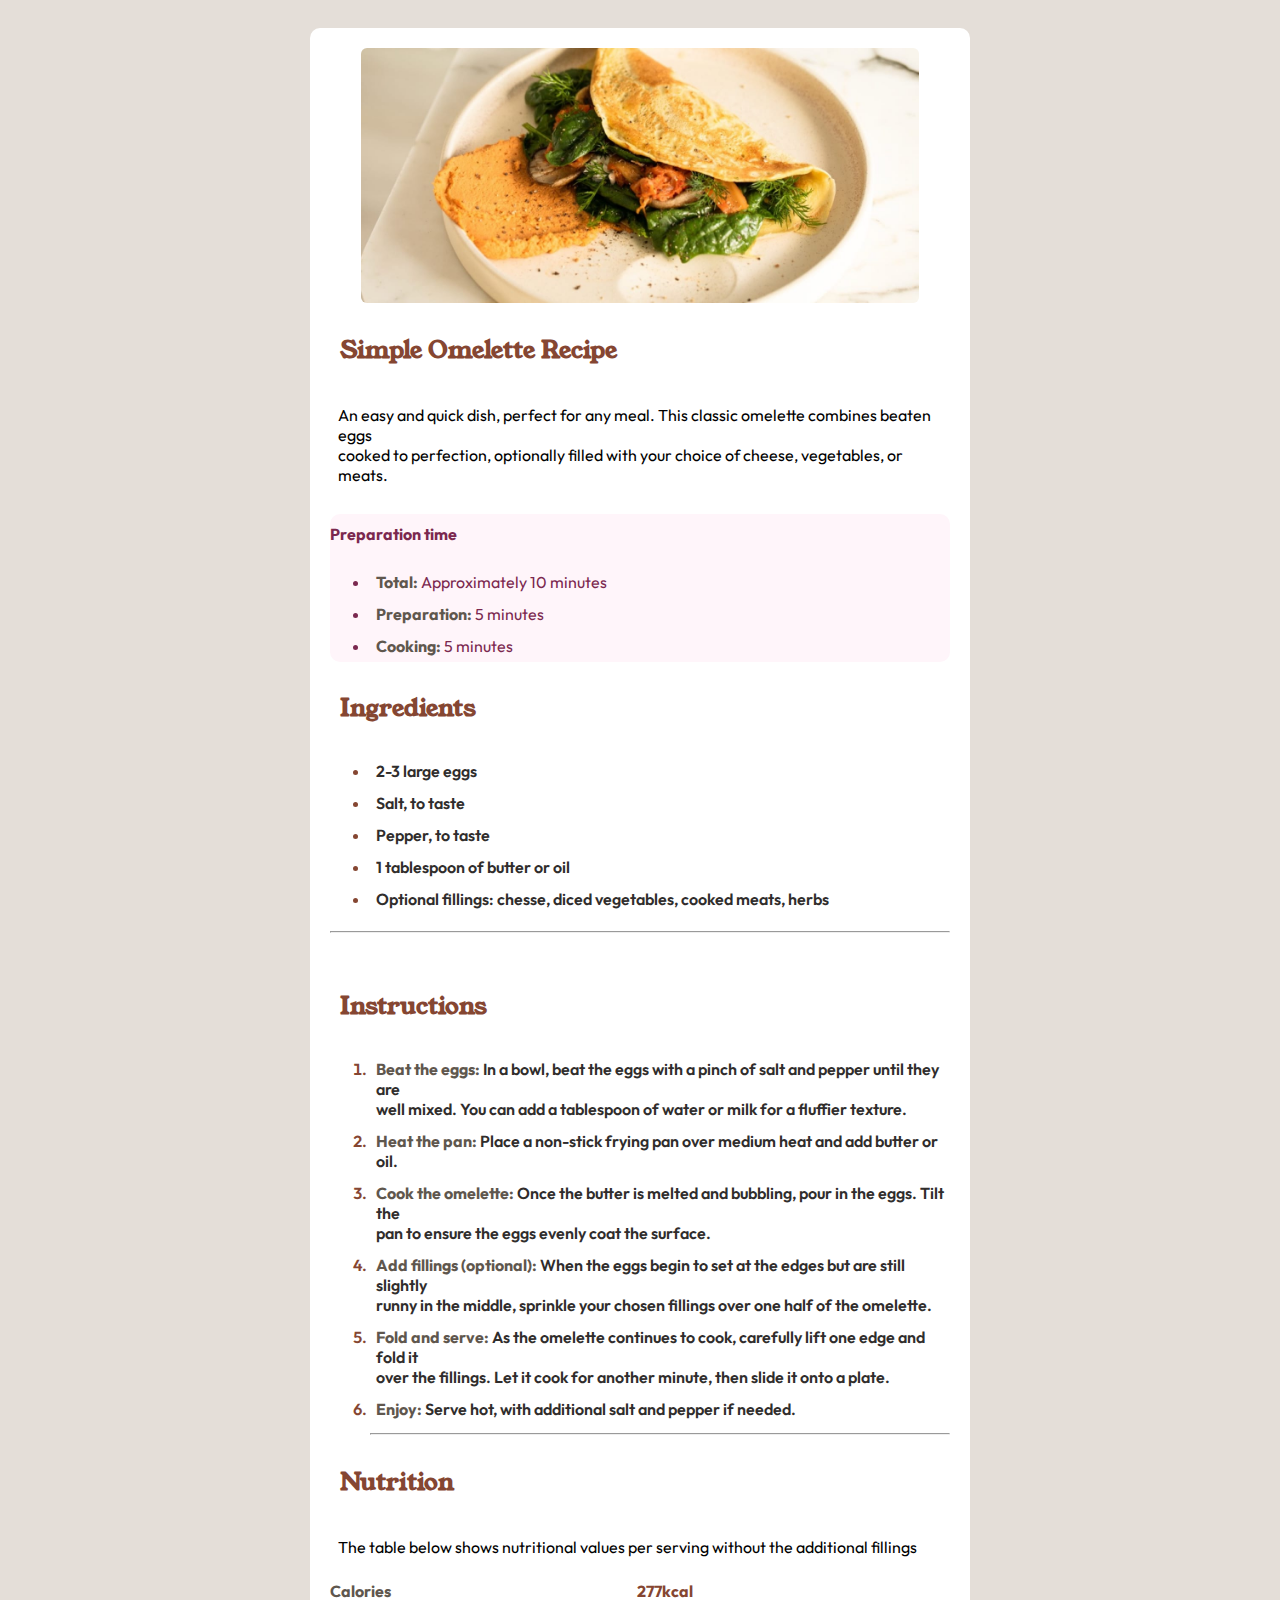
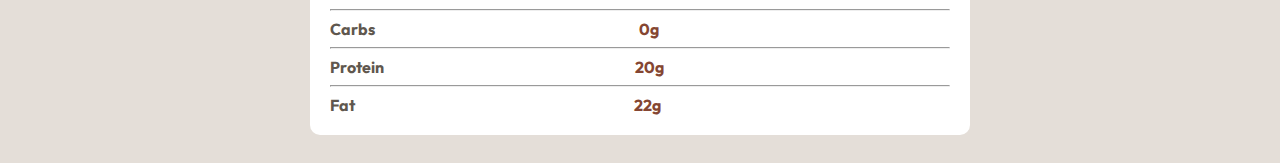
<file: CONCLUIDOS-2/Pagina-receitas-correct/index.html>
<!DOCTYPE html>
<html lang="pt-br">
<head>
    <meta charset="UTF-8">
    <meta name="viewport" content="width=device-width, initial-scale=1.0">
    <link rel="stylesheet" href="style.css">
    <title> Página de Receitas - Exercício</title>
</head>
<body>
  <div class="fundo-01">

        <div><img class="img" src="images/image-omelette.jpeg" alt=""></div>
 
    <div class="fundo-02">
        <h2 class="titulo-receita">Simple Omelette Recipe</h4>
        <p>An easy and quick dish, perfect for any meal. This classic omelette combines beaten eggs <br> cooked to perfection, optionally filled with your choice of cheese, vegetables, or meats.</p>
    
        <div class="fundo-03"><h4>Preparation time</h2>
            <ul class="pontos">
                <li><span>Total: </span>Approximately 10 minutes</li>
                <li><span>Preparation: </span>5 minutes</li>
                <li><span>Cooking: </span>5 minutes</li>
            </ul>
        </div>
    
    </div>

    <div>
        <h2>Ingredients</h2>
        <ul class="ponto-0">
            <li><nav>2-3 large eggs</nav></li>
            <li><nav>Salt, to taste</nav></li>
            <li><nav>Pepper, to taste</nav></li>
            <li><nav>1 tablespoon of butter or oil</nav></li>
            <li><nav>Optional fillings: chesse, diced vegetables, cooked meats, herbs</nav></li>
        </ul>
        <hr>
        <br>
    
    </div>

    <div>
        <h2>Instructions</h2>
        <ol class="ponto-0">
            <li><span> Beat the eggs: </span><nav> In a bowl, beat the eggs with a pinch of salt and pepper until they are <br> well mixed. You can add a tablespoon of water or milk for a fluffier texture.</nav></li>
             <li><span>Heat the pan: </span><nav>Place a non-stick frying pan over medium heat and add butter or oil.</li>
             <li><span>Cook the omelette:</span><nav> Once the butter is melted and bubbling, pour in the eggs. Tilt the <br> pan to ensure the eggs evenly coat the surface.</nav></li>
             <li><span>Add fillings (optional):</span><nav> When the eggs begin to set at the edges but are still slightly <br> runny in the middle, sprinkle your chosen fillings over one half of the omelette.</nav></li>
             <li><span>Fold and serve: </span><nav> As the omelette continues to cook, carefully lift one edge and fold it <br> over the fillings. Let it cook for another minute, then slide it onto a plate.</nav></li>
             <li><span>Enjoy: </span><nav> Serve hot, with additional salt and pepper if needed. </nav></li>
          <hr>
        </ol>
    </div>
    
    <div>
        <h2>Nutrition</h2>
        <p>The table below shows nutritional values per serving without the additional fillings</p>

        <span>Calories</span> <strong class="linha-1">277kcal</strong>

        <hr>

        <span>Carbs</span> <strong class="linha-2">0g</strong>

        <hr>

        <span>Protein</span><strong class="linha-3">20g</strong>

        <hr>

        <span>Fat</span><strong class="linha-4">22g</strong>
    </div>
  </div>
</body>
</html>
</file>
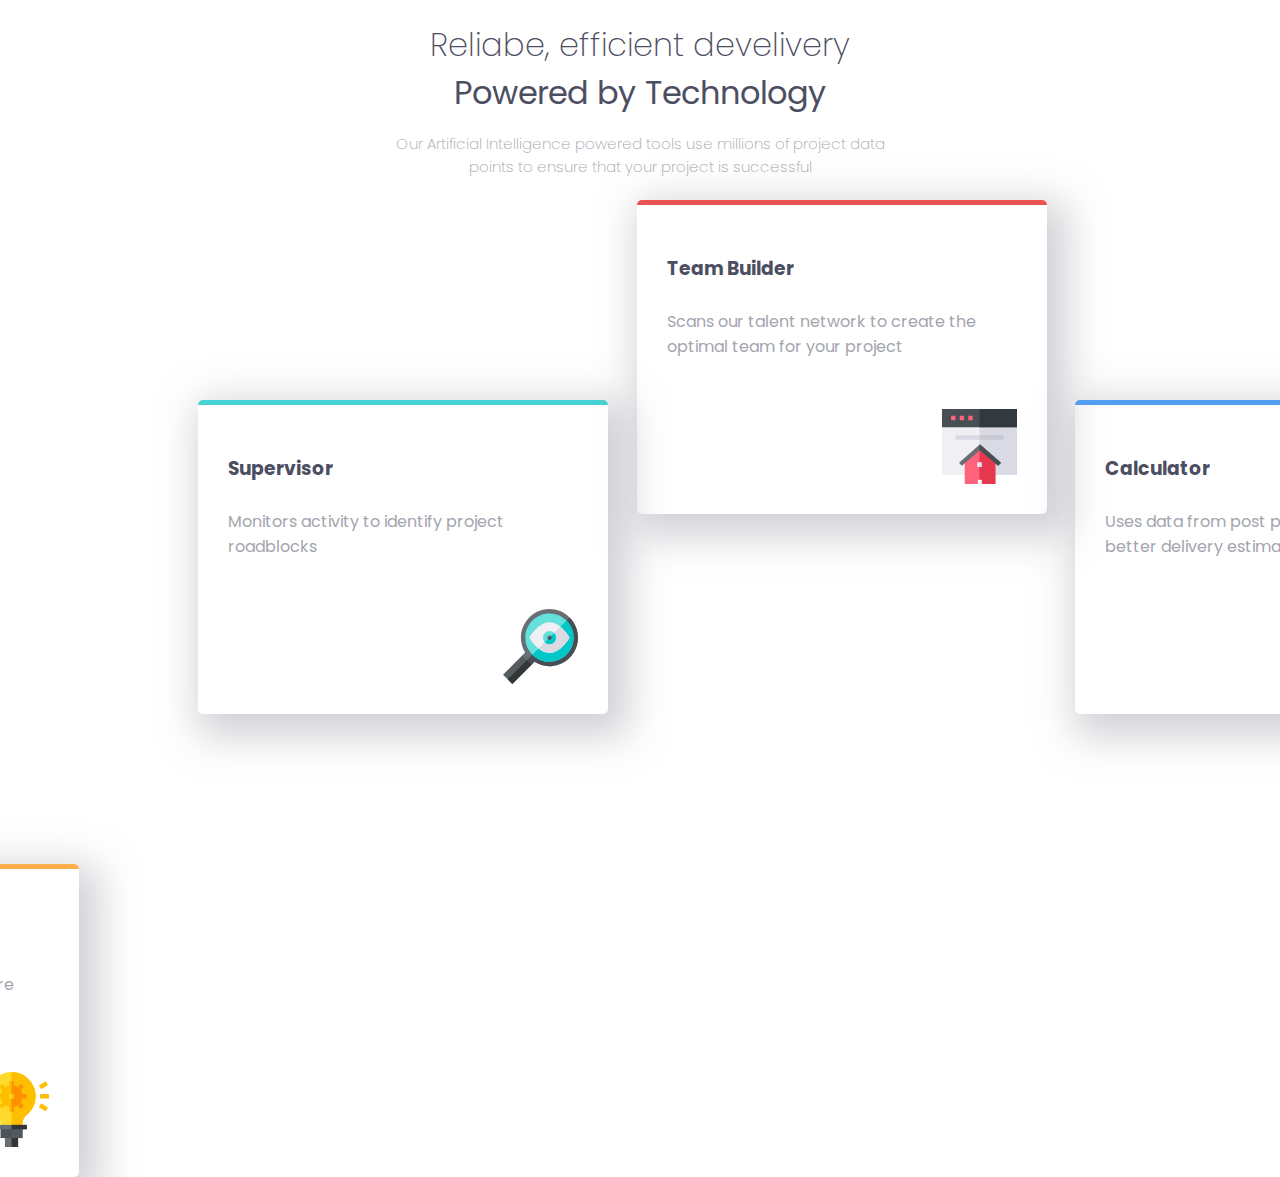
<file: CONCLUIDOS-2/Projeto_Card - Correct/index.html>
<!DOCTYPE html>
<html lang="pt-br">
<head>
    <meta charset="UTF-8">
    <meta http-equiv="X-UA-Compatible" content="IE=edge">
    <meta name="viewport" content="width=device-width, initial-scale=1.0">
    <link rel="stylesheet" href="style.css">
    <title> Projeto Card </title>
</head>
<body>
    <h1 class="titulo">
        Reliabe, efficient develivery <br> <strong>Powered by Technology</strong> 
        <p class="paragrafo">Our Artificial Intelligence powered tools use millions of project data <br> points to ensure that your project is successful</p>

    </h1>

    <div class="card-supervisor">
        <h3 class="titulo-card">Supervisor</h3>
        <p class="paragrafo-card">Monitors activity to identify project roadblocks</p>
        <img src="cards/images/icon-supervisor.svg" alt="" class="icon-card">
    </div>

    <div class="card-team">
        <h3 class="titulo-card">Team Builder</h3>
        <p class="paragrafo-card">Scans our talent network to create the optimal team for your project</p>
        <img src="cards/images/icon-team-builder.svg" alt="" class="icon-card">
    </div>

    <div class="card-calculator">
        <h3 class="titulo-card">Calculator</h3>
        <p class="paragrafo-card">Uses data from post projects te provide better delivery estimates</p>
        <img src="cards/images/icon-calculator.svg" alt="" class="icon-card">
    </div>

    <div class="card-karma">
        <h3 class="titulo-card">Karma</h3>
        <p class="paragrafo-card">Regularly evaluates our talent to ensure quality</p>
        <img src="cards/images/icon-karma.svg" alt="" class="icon-card">
    </div>
</body>
</html>
</file>
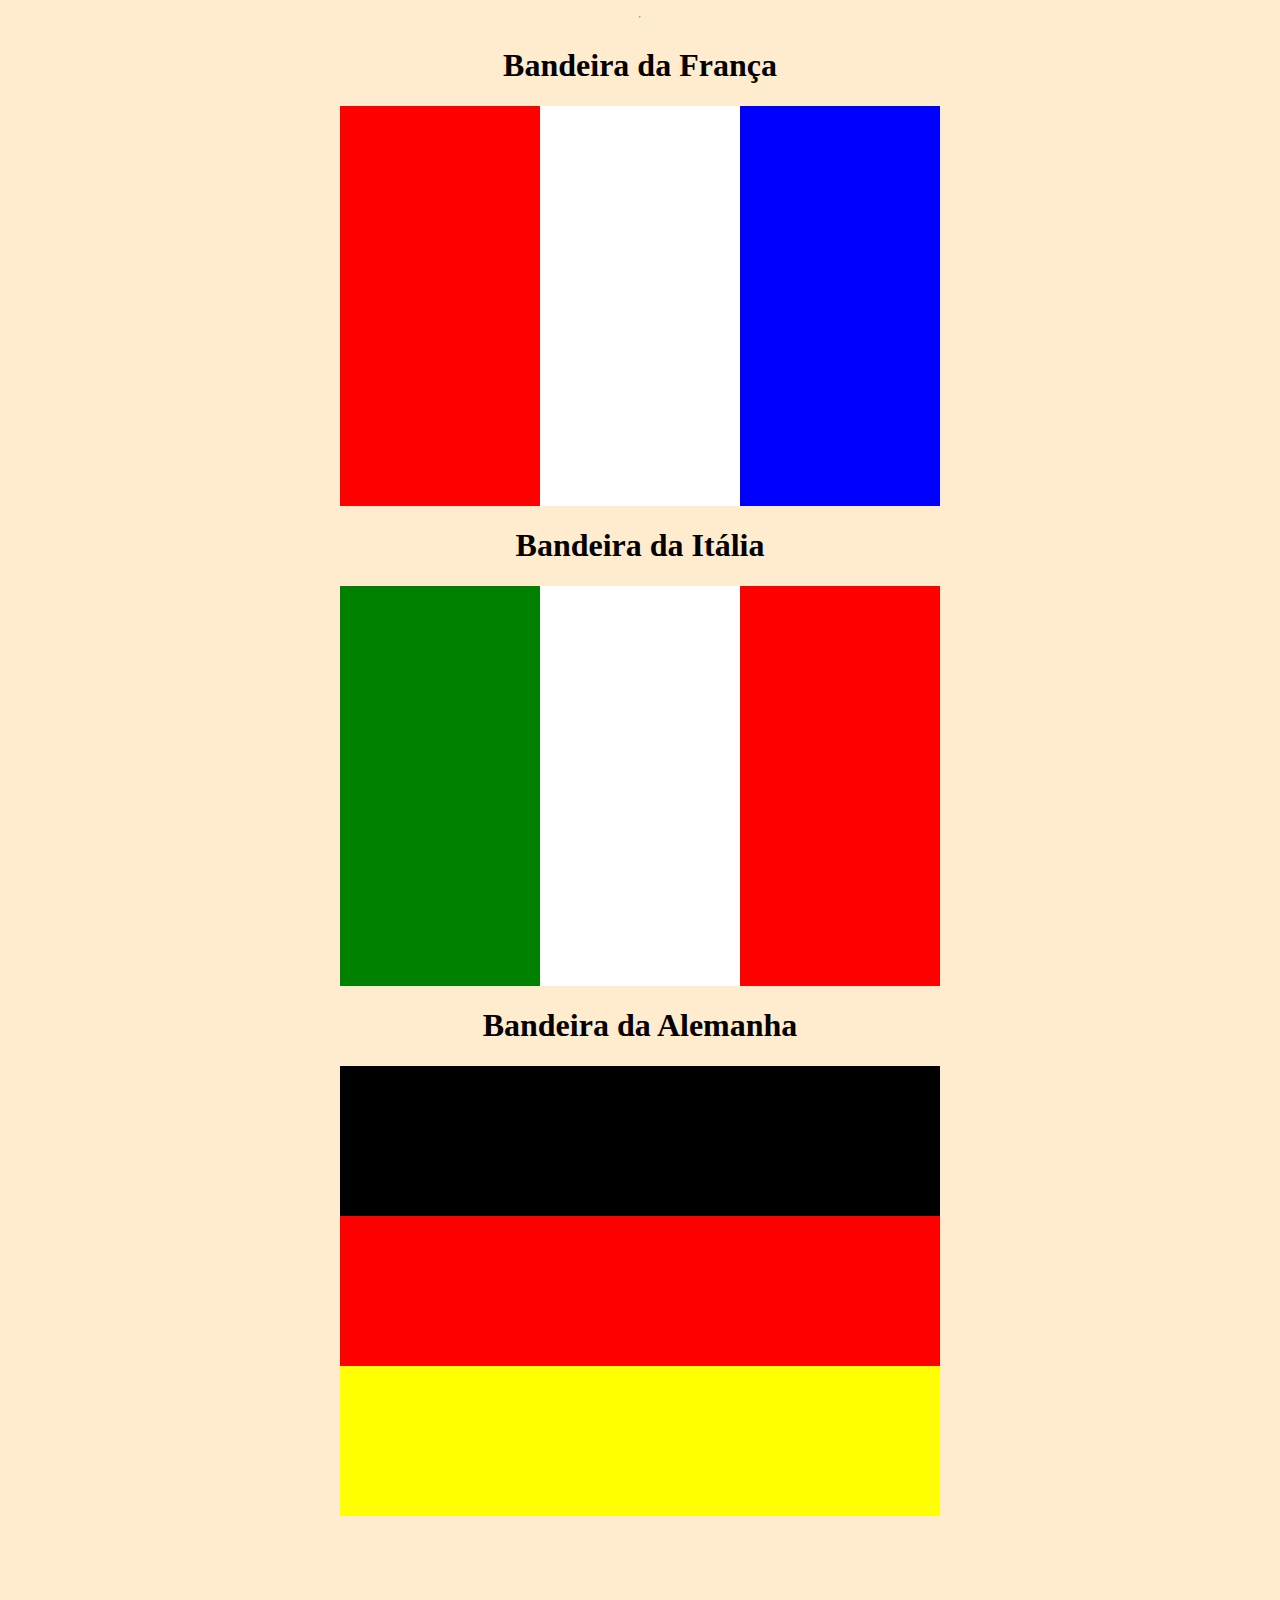
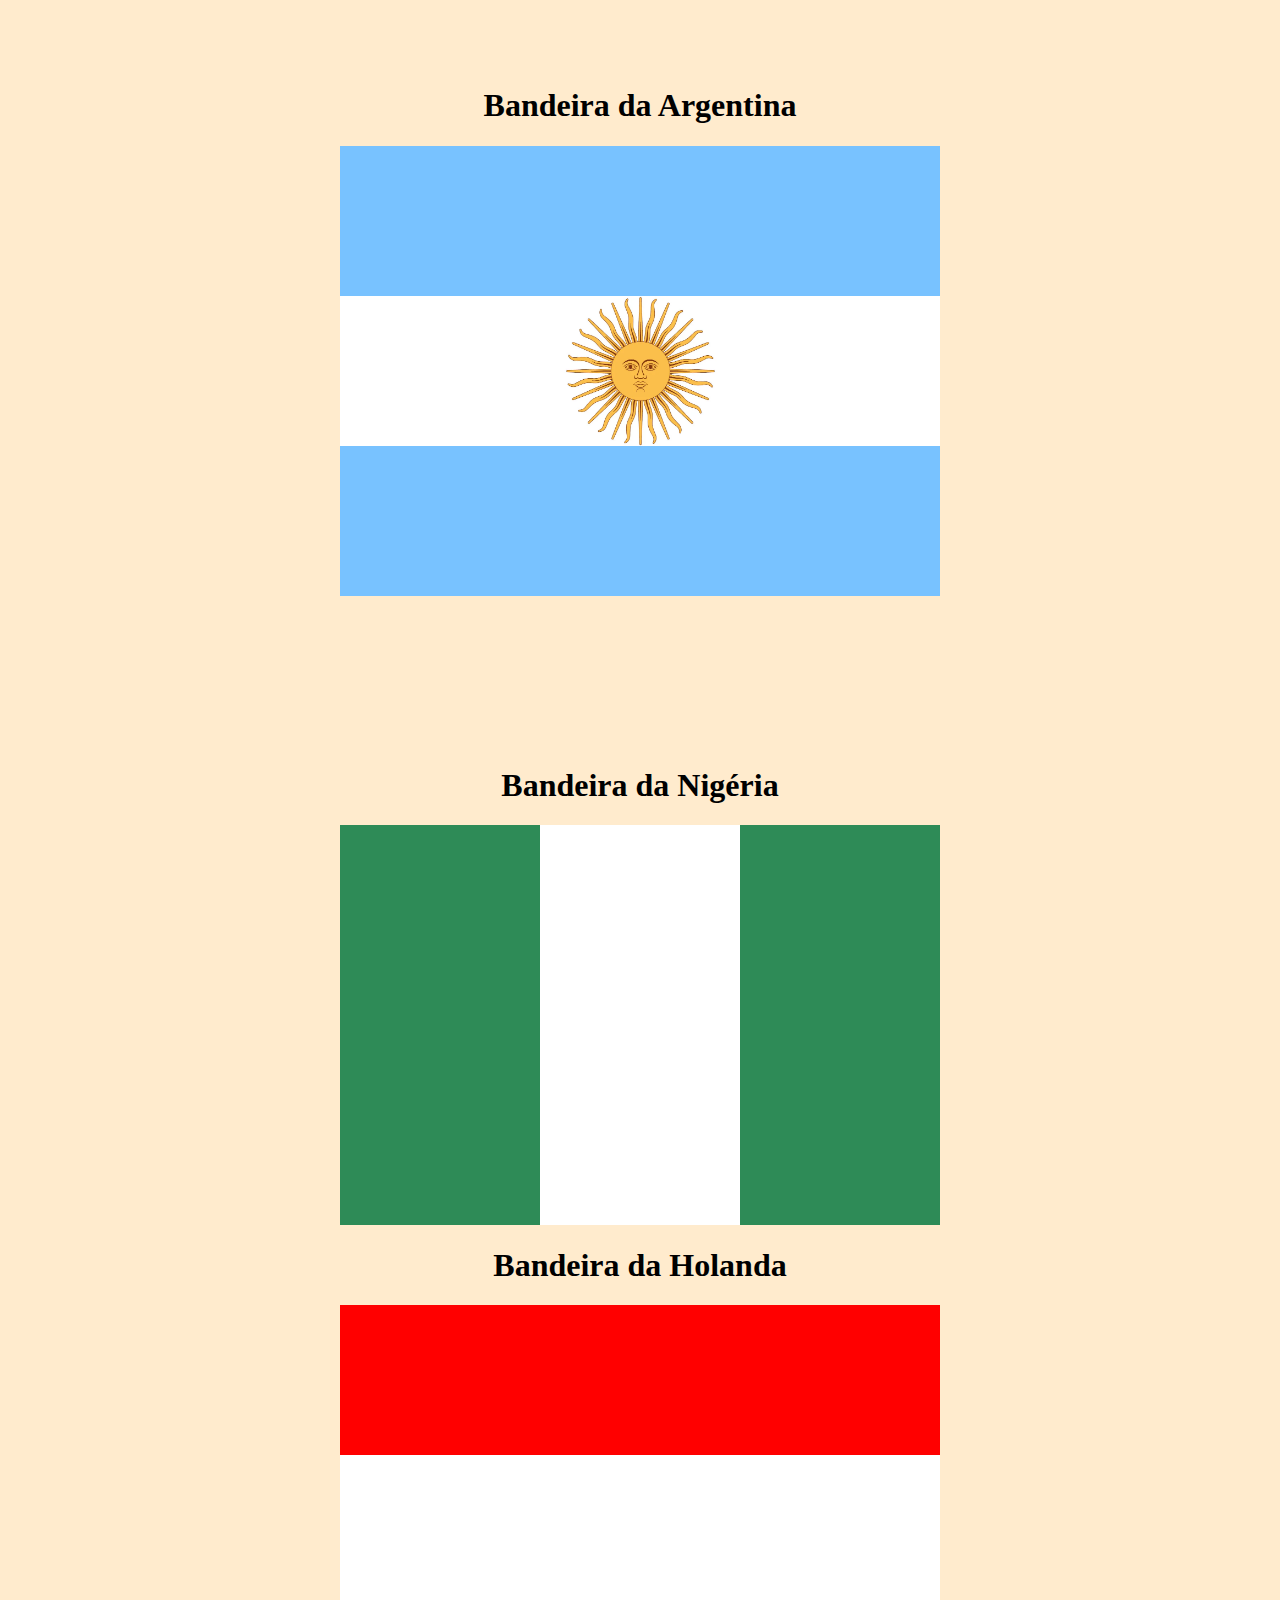
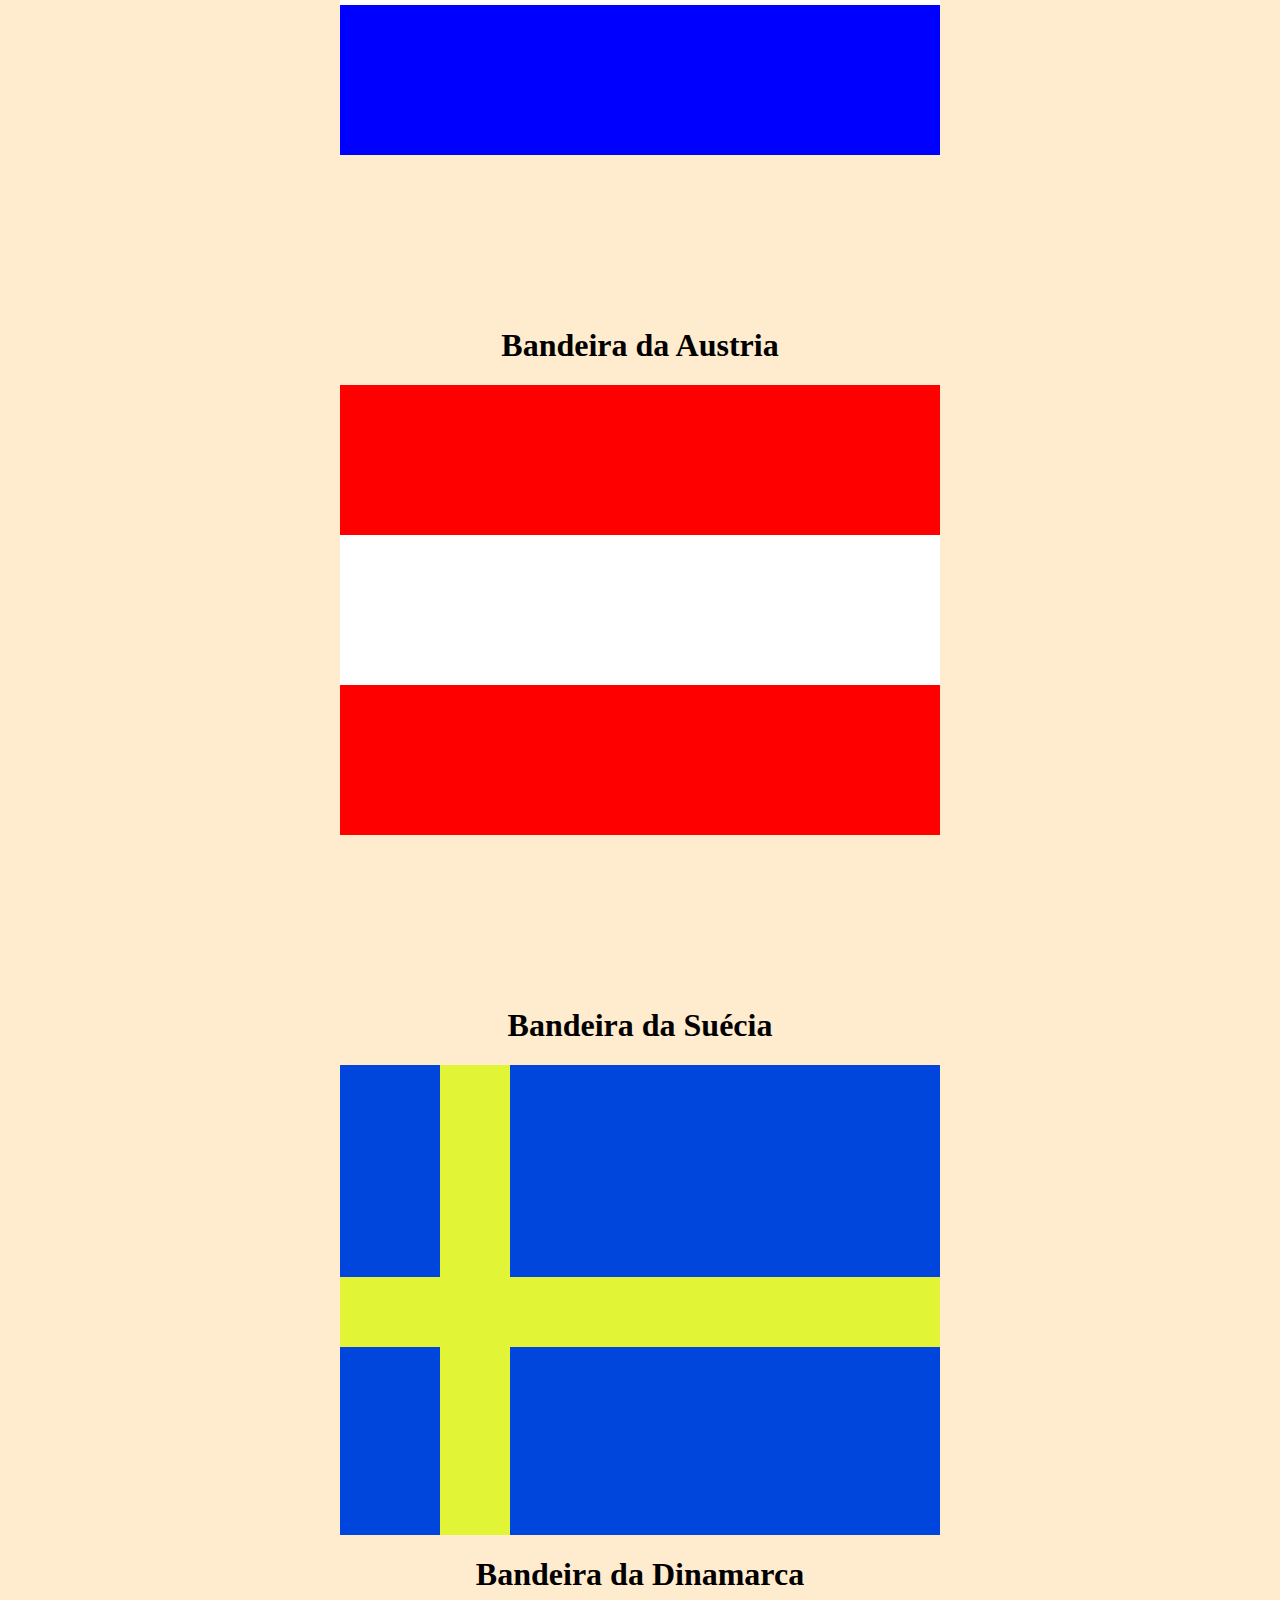
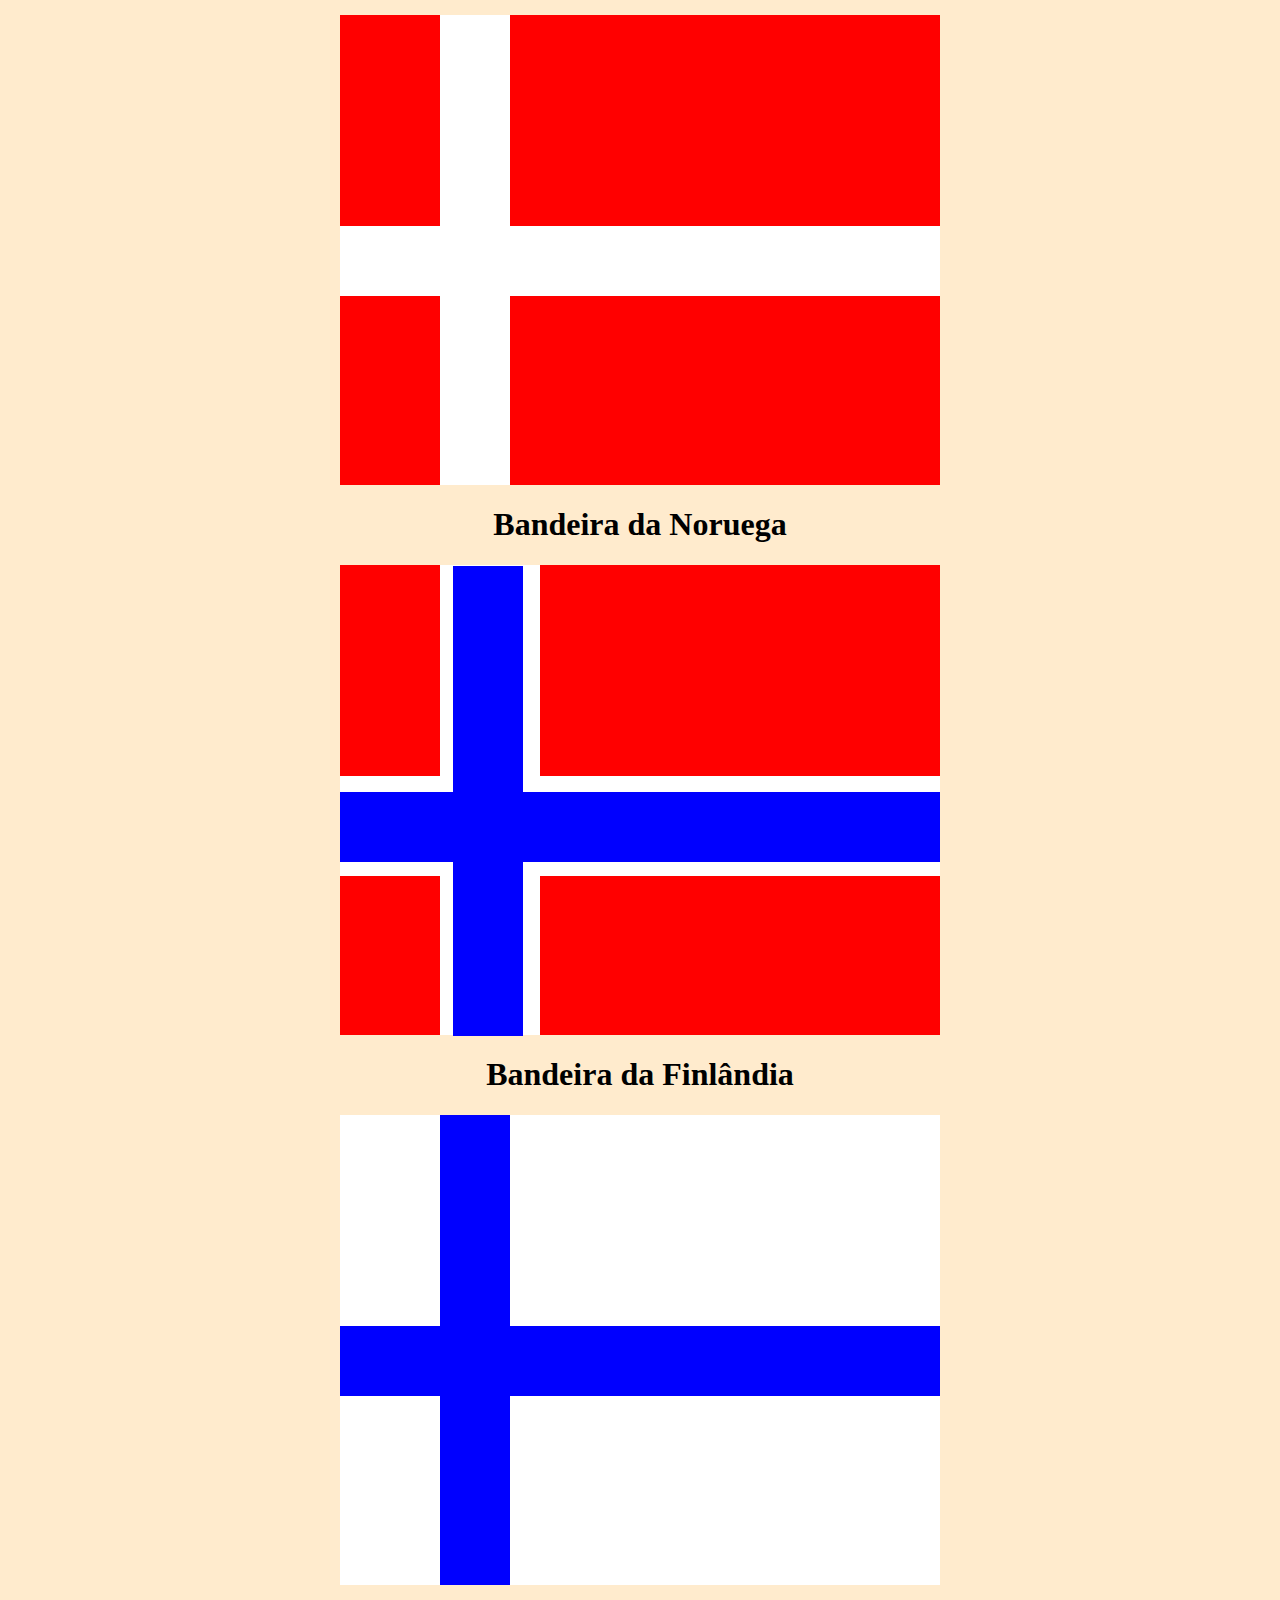
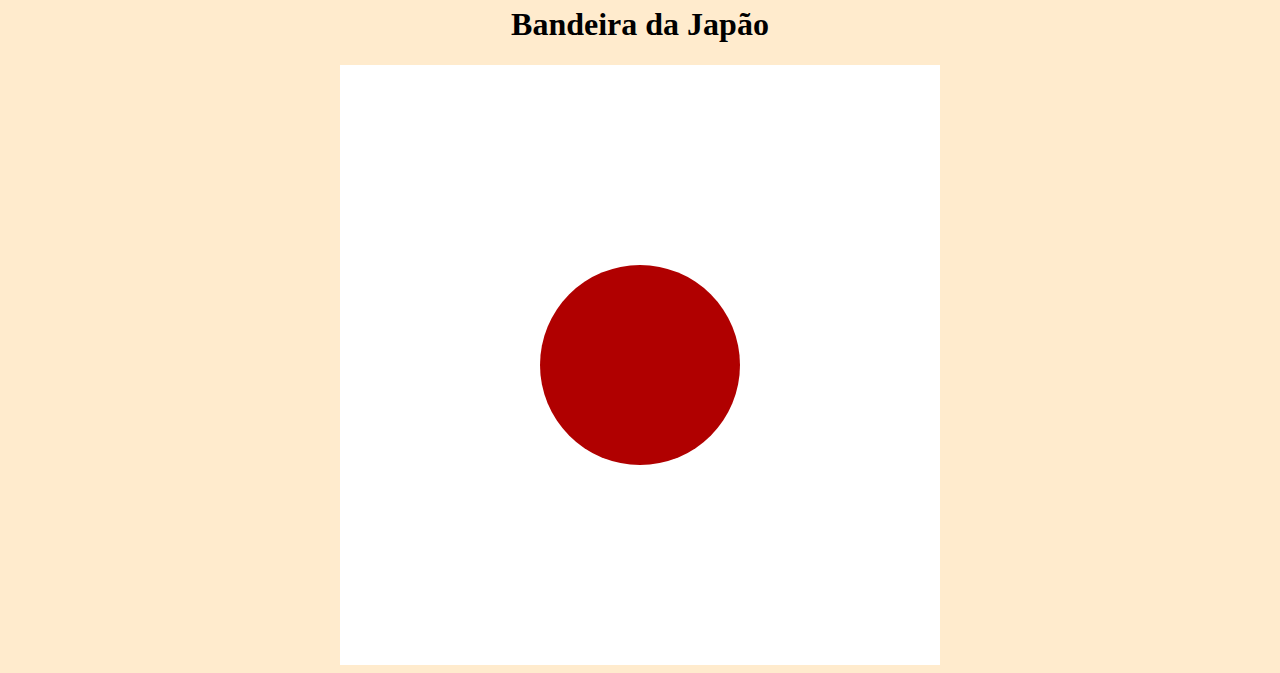
<file: CONCLUIDOS-3/site-bandeiras-Corret/index.html>
<!DOCTYPE html>
<html lang="pt-br">
<head>
    <meta charset="UTF-8">
    <meta http-equiv="X-UA-Compatible" content="IE=edge">
    <meta name="viewport" content="width=device-width, initial-scale=1.0">
    <link rel="stylesheet" href="style.css">
    <title>Bandeiras</title>
</head>
<body>
    <hr>
    <h1>Bandeira da França</h1>
    <div class="franca">
        <div class="franca-1"></div>
        <div class="franca-2"></div>
        <div class="franca-3"></div>
    </div>
    <h1>Bandeira da Itália</h1>
    <div class="italia">
        <div class="italia-1"></div>
        <div class="italia-2"></div>
        <div class="italia-3"></div>
    </div>
    <h1>Bandeira da Alemanha</h1>
    <div class="alemanha">
        <div class="alemanha-1"></div>
        <div class="alemanha-2"></div>
        <div class="alemanha-3"></div>
    </div>
    <h1>Bandeira da Argentina</h1>
    <div class="argentina">
        <div class="argentina-1"></div>
        <div class="argentina-2"></div>
        <div class="argentina-3"></div>
    </div>
    <h1>Bandeira da Nigéria</h1>
    <div class="nigeria">
        <div class="nigeria-1"></div>
        <div class="nigeria-2"></div>
        <div class="nigeria-3"></div>
    </div>
    <h1>Bandeira da Holanda</h1>
    <div class="holanda">
        <div class="holanda-1"></div>
        <div class="holanda-2"></div>
        <div class="holanda-3"></div>
    </div>
    <h1>Bandeira da Austria</h1>
    <div class="austria">
        <div class="austria-1"></div>
        <div class="austria-2"></div>
        <div class="austria-3"></div>
    </div>
    <h1>Bandeira da Suécia</h1>
    <div class="suecia">
        <div class="suecia-1"></div>
        <div class="suecia-2"></div>
    </div>
    <h1>Bandeira da Dinamarca</h1>
    <div class="dinamarca">
        <div class="dinamarca-1"></div>
        <div class="dinamarca-2"></div>
    </div>
    <h1>Bandeira da Noruega</h1>
    <div class="noruega">
        <div class="noruega-1"></div>
        <div class="noruega-2"></div>
        <div class="noruega-3"></div>
        <div class="noruega-4"></div>
    </div>
    <h1>Bandeira da Finlândia</h1>
    <div class="filandia">
        <div class="filandia-1"></div>
        <div class="filandia-2"></div>
        <div class="filandia-3"></div>
    </div>
    <h1>Bandeira da Japão</h1>
    <div class="japao">
        <div class="japao-1"></div>
    </div>
</body>
</html>
</file>
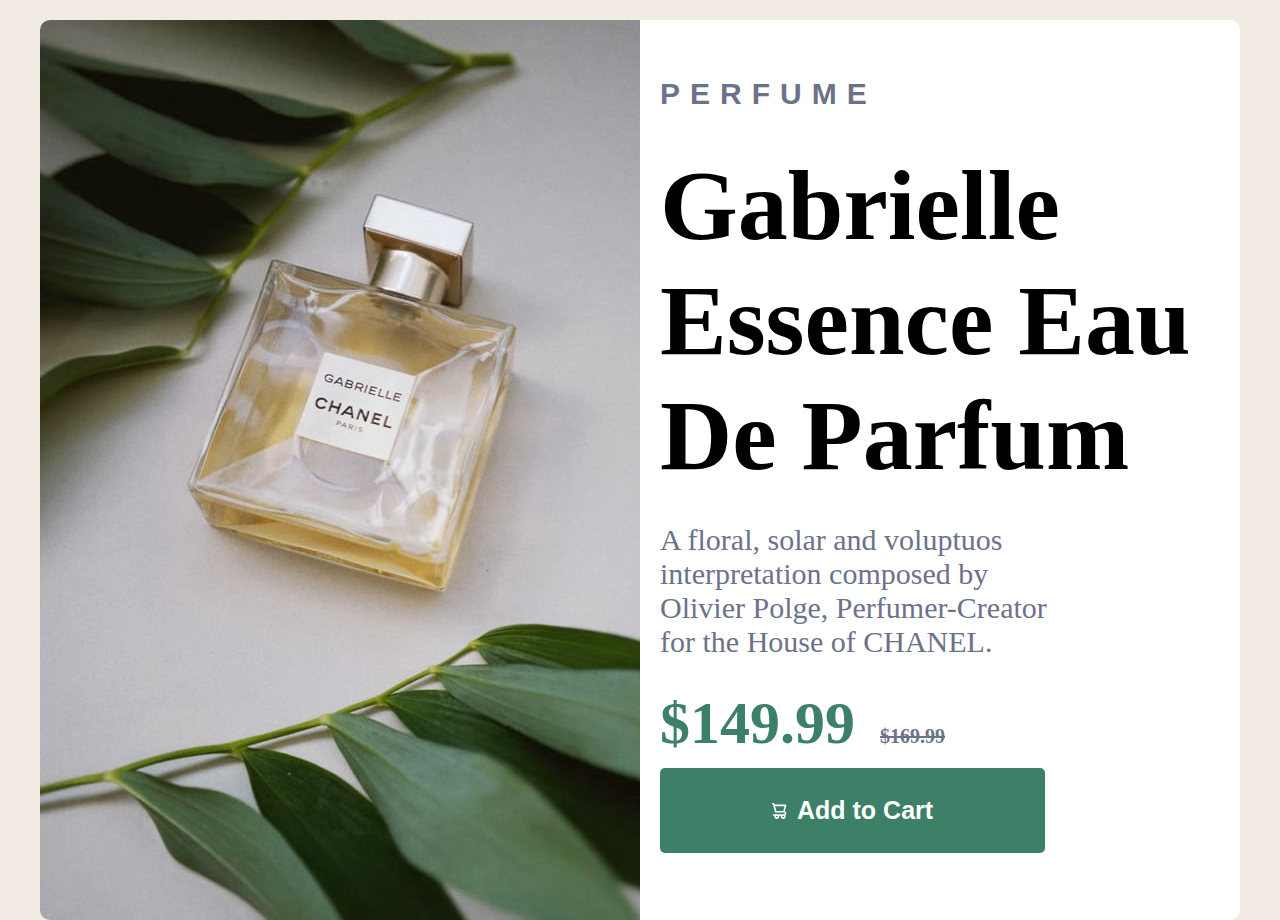
<file: CONCLUIDOS/Card-Perfume/index.html>
<!DOCTYPE html>
<html lang="pt-br">
<head>
    <meta charset="UTF-8">
    <meta name="viewport" content="width=device-width, initial-scale=1.0">
    <link rel="stylesheet" href="style.css">
    <title>Exercício Card Perfume</title>
</head>
<body>
    
<div class="fundo">

        <img class="imagem" src="image-product-desktop.jpg" alt="">
        
    <div class="fundo-1">

        <p class="sub-titulo">PERFUME</p>
        <h3> Gabrielle Essence Eau De Parfum</h3>
        <p>A floral, solar and voluptuos <br> interpretation composed by <br> Olivier Polge, Perfumer-Creator <br> for the House of CHANEL.</p>
       
        <div class="preco">
            $149.99
          <span class="preco-antigo">$169.99</span>
         </div>
         <button class="car">
            <i class="carrinho-icon"><svg width="15" height="16" xmlns="http://www.w3.org/2000/svg"><path d="M14.383 10.388a2.397 2.397 0 0 0-1.518-2.222l1.494-5.593a.8.8 0 0 0-.144-.695.8.8 0 0 0-.631-.28H2.637L2.373.591A.8.8 0 0 0 1.598 0H0v1.598h.983l1.982 7.4a.8.8 0 0 0 .799.59h8.222a.8.8 0 0 1 0 1.599H1.598a.8.8 0 1 0 0 1.598h.943a2.397 2.397 0 1 0 4.507 0h1.885a2.397 2.397 0 1 0 4.331-.376 2.397 2.397 0 0 0 1.12-2.021ZM11.26 7.99H4.395L3.068 3.196h9.477L11.26 7.991Zm-6.465 6.392a.8.8 0 1 1 0-1.598.8.8 0 0 1 0 1.598Zm6.393 0a.8.8 0 1 1 0-1.598.8.8 0 0 1 0 1.598Z" fill="#FFF"/></svg></i>
            Add to Cart
           </button>
    
    </div>
</div>

</body>
</html>
</file>
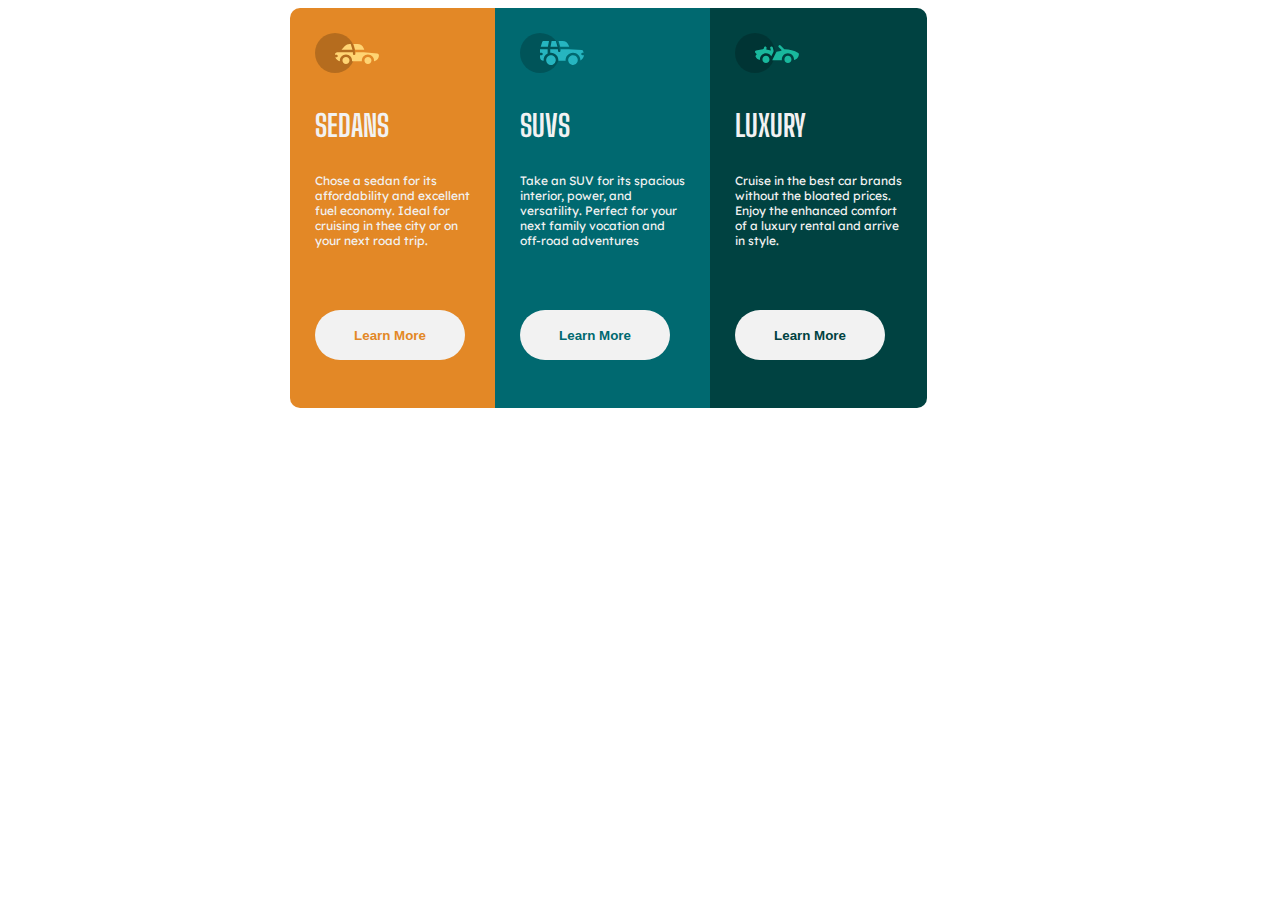
<file: CONCLUIDOS/column-preview-card-Correct/index.html>
<!DOCTYPE html>
<html lang="pt-br">
<head>
    <meta charset="UTF-8">
    <meta name="viewport" content="width=device-width, initial-scale=1.0">
    <link rel="stylesheet" href="style.css">
    <title> Atividade Sábado Letivo - Column-preview-card </title>
</head>
<body>
    <div class="fundo">

        <div class="caixa-1">
            <svg width="64" height="40" xmlns="http://www.w3.org/2000/svg"><g fill="none" fill-rule="evenodd"><circle fill="#000" opacity=".201" cx="20" cy="20" r="20"/><path d="M52.936 24.11c1.942 0 3.517 1.542 3.517 3.445 0 1.903-1.575 3.445-3.517 3.445s-3.516-1.542-3.516-3.445c0-1.903 1.574-3.445 3.516-3.445zm-21.957 0c1.942 0 3.517 1.542 3.517 3.445 0 1.903-1.575 3.445-3.517 3.445s-3.516-1.542-3.516-3.445c0-1.903 1.574-3.445 3.516-3.445zm6.948-4.848v1.429c0 .716.61 1.293 1.348 1.259a1.295 1.295 0 001.225-1.295v-1.393h8.256l13.483 1.313c.956.093 1.676.881 1.676 1.814 0 2.89-2.126 5.303-4.926 5.819.397-3.557-2.458-6.62-6.053-6.62-3.646 0-6.504 3.14-6.039 6.723h-9.879c.466-3.588-2.397-6.722-6.039-6.722-3.595 0-6.45 3.062-6.052 6.62-2.14-.398-3.916-1.912-4.61-3.931h1.142c.731 0 1.32-.598 1.285-1.322-.033-.678-.629-1.2-1.322-1.2H20v-.251c0-1.274 1.066-2.243 2.306-2.243h15.62zM42.59 11c2.645 0 4.99 1.556 5.972 3.963l.726 1.779H40.17L38.413 11h4.178zm-6.865 0l1.758 5.741H26.505l3.357-3.654A6.502 6.502 0 0134.644 11h1.082z" fill="#FFD473" fill-rule="nonzero"/></g></svg>
            <h3>SEDANS</h3>
            <p> Chose a sedan for its <br>
            affordability and excellent <br>
            fuel economy. Ideal for <br>
            cruising in thee city or on <br>
            your next road trip.
            </p>
            <button class="but-1">Learn More</button>
        </div>

        <div class="caixa-2">
            <svg width="64" height="40" xmlns="http://www.w3.org/2000/svg"><g fill="none" fill-rule="evenodd"><circle fill="#000" opacity=".201" cx="20" cy="20" r="20"/><path d="M31.002 22.358c2.917 0 5.18 2.593 4.762 5.506a4.828 4.828 0 01-2.962 3.778 4.797 4.797 0 01-5.3-1.165c-1.188-1.26-1.235-2.613-1.263-2.613-.42-2.924 1.857-5.506 4.763-5.506zm22 0c3.457 0 5.798 3.567 4.41 6.744A4.816 4.816 0 0152.3 31.94a4.826 4.826 0 01-4.06-4.077c-.42-2.915 1.846-5.506 4.762-5.506zm-15.04-6.083v1.462a1.29 1.29 0 001.352 1.29c.693-.033 1.227-.631 1.227-1.326v-1.426h8.3l13.056.716a1.29 1.29 0 011.164.917c.27.895.446 1.477.563 1.87h-1.047c-.694 0-1.291.534-1.324 1.228a1.29 1.29 0 001.288 1.352h1.445c-.164 2.225-1.57 4.193-3.6 5.05.13-4.212-3.255-7.63-7.384-7.63-4.317 0-7.762 3.718-7.358 8.086h-7.285c.43-4.655-3.503-8.531-8.131-8.046v-3.543h7.734zm-10.312 0v4.308a7.4 7.4 0 00-4.006 7.274 3.874 3.874 0 01-3.642-3.864v-1.635h1.46a1.29 1.29 0 000-2.58h-1.461v-3.213l.003-.29h7.646zm14.986-8.196c2.65 0 5 1.592 5.984 4.055l.63 1.579a5.525 5.525 0 01-.065-.004l-.026-.002-.034-.002-.022-.002a4.178 4.178 0 00-.224-.006l-.098-.001h-.039l-.136-.001h-.052l-.326-.001H40.211L38.528 8.08zm-13.632 0l-1.122 5.616h-7.144l1.47-4.71a1.29 1.29 0 011.231-.906h5.565zm6.832 0l1.683 5.615h-7.007l1.121-5.615h4.203z" fill="#26B5C0" fill-rule="nonzero"/></g></svg>
            <h3>SUVS</h3>
            <p> Take an SUV for its spacious <br>
            interior, power, and <br>
            versatility. Perfect for your <br>
            next family vocation and <br>
            off-road adventures
            </p>
            <button class="but-2">Learn More</button>
        </div>

        <div class="caixa-3">
            <svg width="64" height="40" xmlns="http://www.w3.org/2000/svg"><g fill="none" fill-rule="evenodd"><circle fill="#000" opacity=".201" cx="20" cy="20" r="20"/><path d="M30.98 22.835c1.941 0 3.516 1.604 3.516 3.583 0 1.978-1.575 3.582-3.517 3.582s-3.516-1.604-3.516-3.582c0-1.979 1.574-3.583 3.516-3.583zm21.956 0c1.942 0 3.517 1.604 3.517 3.583 0 1.978-1.575 3.582-3.517 3.582s-3.516-1.604-3.516-3.582c0-1.979 1.574-3.583 3.516-3.583zm-9.143-10.45a1.27 1.27 0 011.819 0l3.715 3.784c4.444-.115 9.7 1.142 13.964 3.753.387.237.624.664.624 1.124 0 3.006-2.126 5.514-4.926 6.05.397-3.698-2.458-6.882-6.053-6.882-3.646 0-6.504 3.264-6.039 6.99h-9.669c.76-1.544.993-2.026 1.337-2.711l.082-.162c.421-.835 1.056-2.07 2.883-5.65 1.68-.023 3.47-.408 5.247-1.403l-2.984-3.04a1.328 1.328 0 010-1.854zm-7.68 1.064c.683-.2 1.395.202 1.592.898l.749 2.652a3.46 3.46 0 01-.247 2.51l-1.733 3.395-.216.424c-1.07-1.89-3.06-3.114-5.279-3.114-3.595 0-6.45 3.184-6.052 6.885-1.832-.347-3.414-1.537-4.278-3.276a1.331 1.331 0 01.117-1.376l.955-1.303-1.325-1.295c-.751-.735-.376-2.024.64-2.231l6.614-1.346.13-.026c.092-.019.145-.03.157-.031.314-.146 1.07-.591 1.07-1.506 0-.734.592-1.327 1.316-1.31.712.016 1.268.662 1.256 1.388a4.11 4.11 0 01-.348 1.611 22.69 22.69 0 014.7 1.146l-.7-2.473a1.314 1.314 0 01.882-1.622z" fill="#19B89D" fill-rule="nonzero"/></g></svg>
            <h3>LUXURY</h3>
            <p>Cruise in the best car brands <br>
            without the bloated prices. <br>
            Enjoy the enhanced comfort <br>
            of a luxury rental and arrive <br>
            in style.</p>
            <button class="but-3">Learn More</button>
        </div>

    </div>
</body>
</html>
</file>
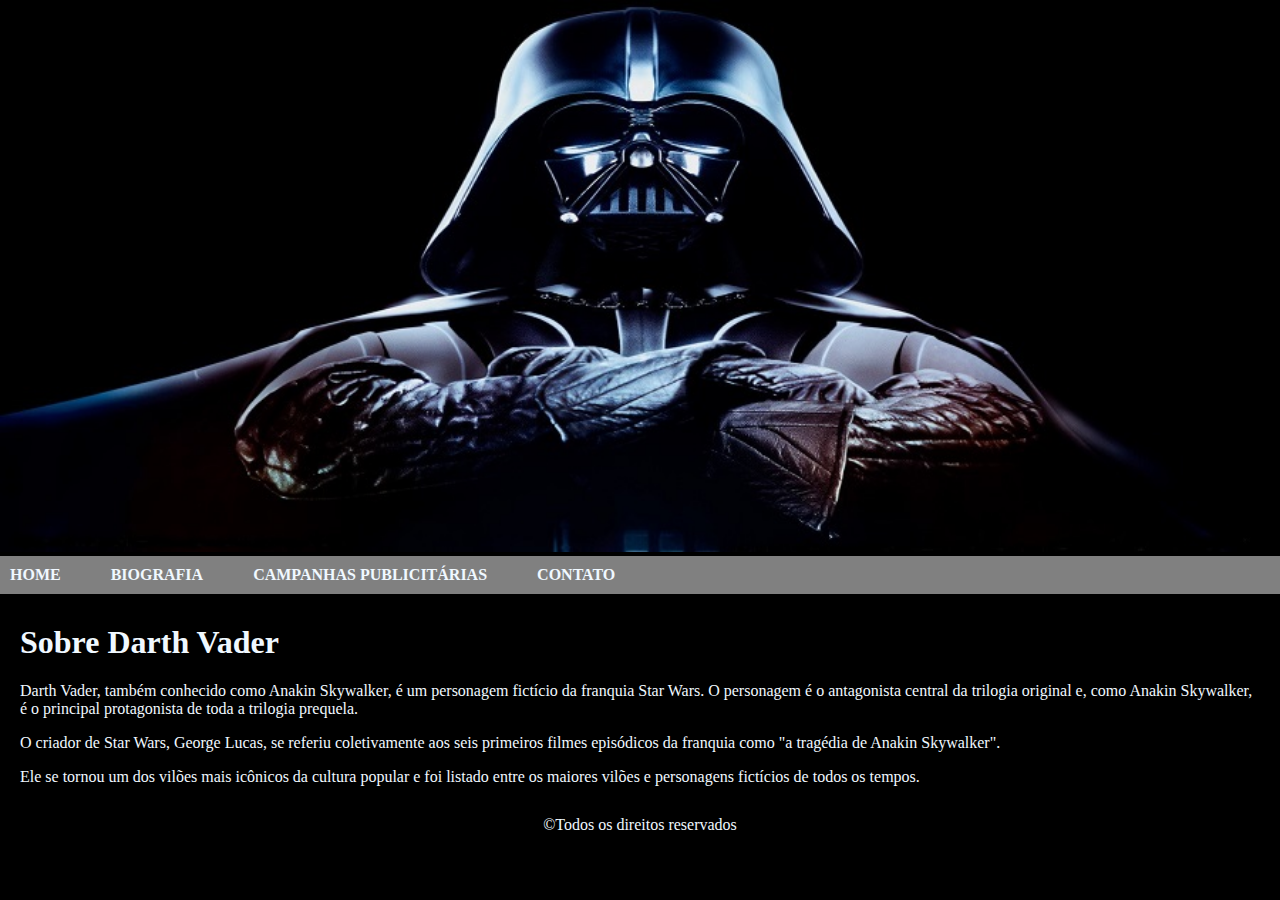
<file: CONCLUIDOS/Exec_Darthvder-Corret/index.html>
<!DOCTYPE html>
<html lang="pt-br">
<head>
    <meta charset="UTF-8">
    <meta http-equiv="X-UA-Compatible" content="IE=edge">
    <meta name="viewport" content="width=device-width, initial-scale=1.0">
    <link rel="stylesheet" href="style.css">
    <title>Exercício - Darth Vader</title>
</head>
<body>

    <img src="./Darth Vade.jpg" alt="Darth Vader" class="imagem">

    <nav class="navbar">
      <ul>
        <li class="link"><a href="https://centraltatooine.com.br/personagens/darth-vader/">home</a></li>
        <li class="link"><a href="https://pt.wikipedia.org/wiki/Darth_Vader">biografia</a></li>
        <li class="link"><a href="https://agenciacarcara.com.br/o-marketing-e-publicidade-mundial-de-star-wars/">campanhas publicitárias</a></li>
        <li class="link"><a href="https://www.legiaodosherois.com.br/contato/">contato</a></li>
      </ul>
    </nav>
    <div class="sobre">
      <h1>Sobre Darth Vader</h1>
      <p>Darth Vader, também conhecido como Anakin Skywalker, é um personagem fictício da franquia Star Wars.
        O personagem é o antagonista central da trilogia original e, como Anakin Skywalker, é o principal protagonista de toda a trilogia prequela.</p>
      <p>O criador de Star Wars, George Lucas, se referiu coletivamente aos seis primeiros filmes episódicos da franquia como "a tragédia de Anakin Skywalker".</p>
      <p>Ele se tornou um dos vilões mais icônicos da cultura popular e foi listado entre os maiores vilões e personagens fictícios de todos os tempos.</p>
    </div>
    <footer>
     &copy;Todos os direitos reservados 
    </footer> <form action=""></form>
</body>
</html>
</file>
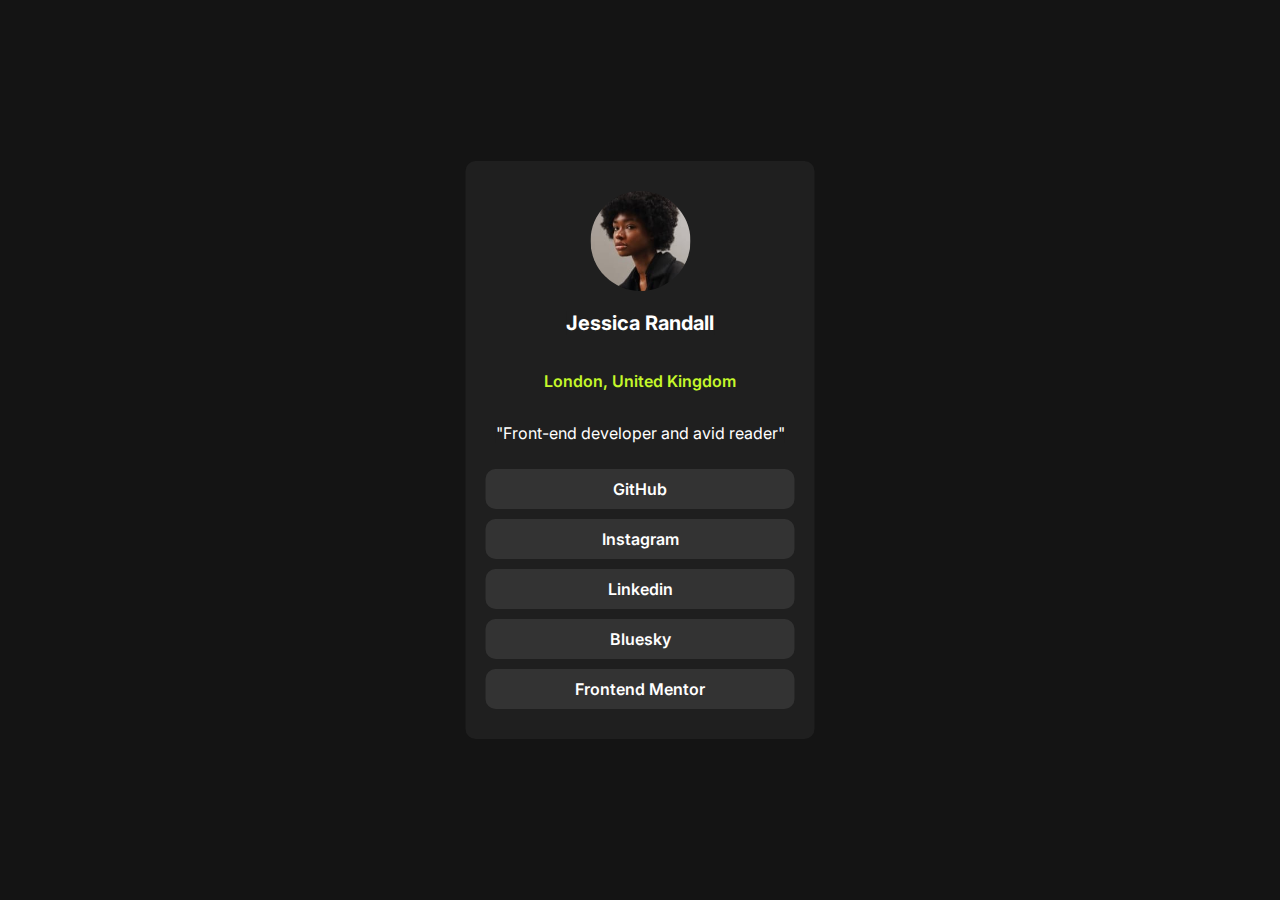
<file: CONCLUIDOS/Profile_Card-Corret/index.html>
<!DOCTYPE html>
<html lang="pt-br">
<head>
    <meta charset="UTF-8">
    <meta http-equiv="X-UA-Compatible" content="IE=edge">
    <meta name="viewport" content="width=device-width, initial-scale=1.0">
    <link rel="stylesheet" href="style.css">
    <title> Projeto Profile-Card</title>
</head>
<body>
    <div class="profile">
        <img class="imagem" src="images/avatar-jessica.jpeg" alt="">
        <h3>Jessica Randall</h3>
        <p class="text">London, United Kingdom</p>
        <p>"Front-end developer and avid reader"</p>
        <a href="https://github.com/dashboard" target="_blank">GitHub</a>
        <a href="https://www.instagram.com/jhonson_1408/" target="_blank">Instagram</a>
        <a href="https://www.linkedin.com/in/jg-undefined-387298320/" target="_blank">Linkedin</a>
        <a href="https://bsky.app/profile/jhonson1422.bsky.social" target="_blank">Bluesky</a>
        <a href="" target="_blank">Frontend Mentor</a>
    </div>
</body>
</html>
</file>
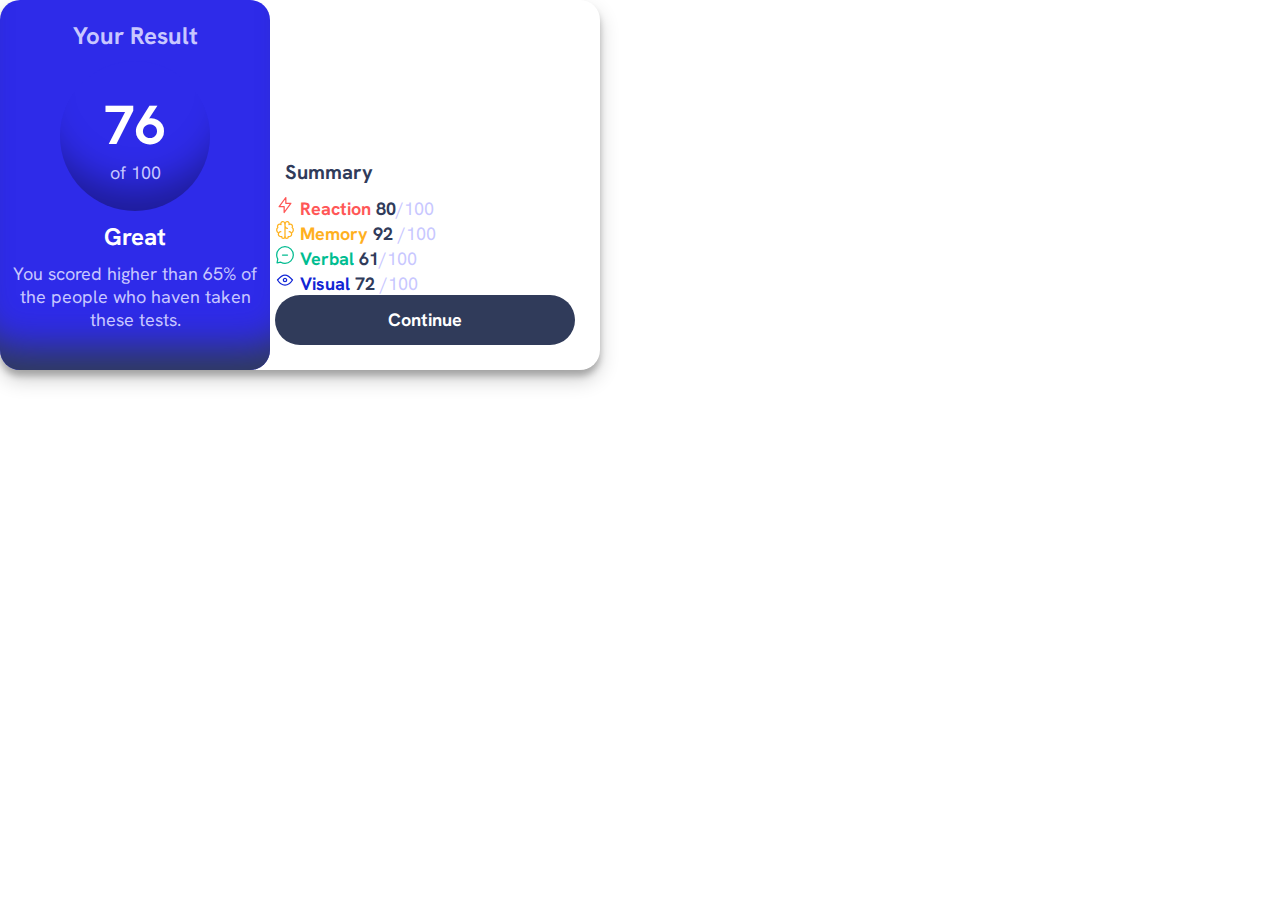
<file: CONCLUIDOS-2/resumo-score-Correct/index-4.html>
<!DOCTYPE html>
<html lang="pt-br">
<head>
    <meta charset="UTF-8">
    <meta http-equiv="X-UA-Compatible" content="IE=edge">
    <meta name="viewport" content="width=device-width, initial-scale=1.0">
    <link rel="stylesheet" href="style-2.css">
    <title>Resume Score</title>
</head>
<body>

    <div class="container">

    
        <div class="container-1">
            <h2 class="yr">Your Result</h2>
            <div class="circle">
                <p class="numero">76</p><p class="numero-2">of 100</p>
            </div>

            <h2>Great</h2>
            <p>You scored higher than 65% of the people who haven taken these tests.</p>
        </div>

        <div class="container-2">

            <h2 class="summary">Summary</h2>

      <div class="principal-reaction"> <svg xmlns="http://www.w3.org/2000/svg" width="20" height="20" fill="none" viewBox="0 0 20 20"><path stroke="#F55" stroke-linecap="round" stroke-linejoin="round" stroke-width="1.25" d="M10.833 8.333V2.5l-6.666 9.167h5V17.5l6.666-9.167h-5Z"/></svg>
            <strong class="reaction">Reaction</strong> <strong>80</strong><span>/100</span><p></p>
      </div>

      <div class="principal-memory"> <svg xmlns="http://www.w3.org/2000/svg" width="20" height="20" fill="none" viewBox="0 0 20 20"><path stroke="#FFB21E" stroke-linecap="round" stroke-linejoin="round" stroke-width="1.25" d="M5.833 11.667a2.5 2.5 0 1 0 .834 4.858"/><path stroke="#FFB21E" stroke-linecap="round" stroke-linejoin="round" stroke-width="1.25" d="M3.553 13.004a3.333 3.333 0 0 1-.728-5.53m.025-.067a2.083 2.083 0 0 1 2.983-2.824m.199.054A2.083 2.083 0 1 1 10 3.75v12.917a1.667 1.667 0 0 1-3.333 0M10 5.833a2.5 2.5 0 0 0 2.5 2.5m1.667 3.334a2.5 2.5 0 1 1-.834 4.858"/><path stroke="#FFB21E" stroke-linecap="round" stroke-linejoin="round" stroke-width="1.25" d="M16.447 13.004a3.334 3.334 0 0 0 .728-5.53m-.025-.067a2.083 2.083 0 0 0-2.983-2.824M10 3.75a2.085 2.085 0 0 1 2.538-2.033 2.084 2.084 0 0 1 1.43 2.92m-.635 12.03a1.667 1.667 0 0 1-3.333 0"/></svg>
            <strong class="memory">Memory</strong> <strong>92</strong> <span>/100</span> <p></p> 
      </div>

      <div class="principal-verbal"> <svg xmlns="http://www.w3.org/2000/svg" width="20" height="20" fill="none" viewBox="0 0 20 20"><path stroke="#00BB8F" stroke-linecap="round" stroke-linejoin="round" stroke-width="1.25" d="M7.5 10h5M10 18.333A8.333 8.333 0 1 0 1.667 10c0 1.518.406 2.942 1.115 4.167l-.699 3.75 3.75-.699A8.295 8.295 0 0 0 10 18.333Z"/></svg>
            <strong class="verbal">Verbal</strong> <strong>61</strong><span>/100</span><p></p> 
      </div>

      <div class="principal-visual"> <svg xmlns="http://www.w3.org/2000/svg" width="20" height="20" fill="none" viewBox="0 0 20 20"><path stroke="#1125D6" stroke-linecap="round" stroke-linejoin="round" stroke-width="1.25" d="M10 11.667a1.667 1.667 0 1 0 0-3.334 1.667 1.667 0 0 0 0 3.334Z"/><path stroke="#1125D6" stroke-linecap="round" stroke-linejoin="round" stroke-width="1.25" d="M17.5 10c-1.574 2.492-4.402 5-7.5 5s-5.926-2.508-7.5-5C4.416 7.632 6.66 5 10 5s5.584 2.632 7.5 5Z"/></svg>
            <strong class="visual">Visual</strong> <strong>72 </strong><span>/100</span><p></p> 
      </div>

            <button>Continue</button>
        </div>
    </div>

</body>
</html>
</file>
<file: CONCLUIDOS-2/Pagina-receitas-correct/style.css>
@import url('https://fonts.googleapis.com/css2?family=Young+Serif&display=swap');
@import url('https://fonts.googleapis.com/css2?family=Outfit:wght@100..900&display=swap');


:root{
    --White: hsl(0, 0%, 100%);
    --Stone100: hsl(30, 54%, 90%);
    --Stone150: hsl(30, 18%, 87%);
    --Stone600: hsl(30, 10%, 34%);
    --Stone900: hsl(24, 5%, 18%);
    --Brown800: hsl(14, 45%, 36%);
    --Rose800: hsl(332, 51%, 32%);
    --Rose50: hsl(330, 100%, 98%);
}



body{
    font-size: 16px;
    background-color: var(--Stone150);
    margin-left: auto;
    margin-right: auto;
    padding: 20px;


}

.fundo-01{
    background-color: var(--White);
    width: 50%;
    padding: 20px;
    border-radius: 10px;
    margin-left: auto;
    margin-right: auto;
}

.fundo-03{
    background-color: var(--Rose50);
    border-radius: 10px;
}

.img{
    width: 90%;
    height: 80%;
    border-radius: 6px;
    display: block;
    margin-left: auto;
    margin-right: auto;
}

.titulo-receita{
    font-family: "Young Serif", serif;
}

h2{
     font-family: "Young Serif", serif;
    padding: 10px;
    color: var(--Brown800);
}

h4{
    font-family: "Outfit", sans-serif;
    padding-top: 10px;
    color: var(--Rose800);
}

p{
    font-family: "Outfit", sans-serif;
    padding: 8px;
}

span{
    font-family: "Outfit", sans-serif;
    color: var(--Stone600);
    font-weight: 700;    
}

li{
    padding: 6px;
    font-family: "Outfit", sans-serif;
}

.Qt{
    color: var(--Brown800);
    font-weight: 700;
}

.pontos{
    color: var(--Rose800);
}
.ponto-0{
    color: var(--Brown800);
    font-weight: 600;
}

nav{
    color: var(--Stone900);
    display: inline;
}

strong{
    color: var(--Brown800);
    font-family: "Outfit", sans-serif;
}

.linha-1{
    position: relative;
    left: 39%;
}

.linha-2{
    position: relative;
    left: 42%;
}

.linha-3{
    position: relative;
    left: 40.5%;
}

.linha-4{
    position: relative;
    left: 45%;
}
</file>
<file: CONCLUIDOS-2/Projeto_Card - Correct/style.css>
@import url('https://fonts.googleapis.com/css2?family=Poppins:ital,wght@0,100;0,200;0,300;0,400;0,500;0,600;0,700;0,800;0,900;1,100;1,200;1,300;1,400;1,500;1,600;1,700;1,800;1,900&display=swap');

*{
    font-family: "Poppins", sans-serif; 
}

:root{
    --Red: hsl(0, 78%, 62%);
    --Cyan: hsl(180, 62%, 55%);
    --Orange: hsl(34, 97%, 64%);
    --Blue: hsl(212, 86%, 64%);
    --Very-Dark-Blue: hsl(234, 12%, 34%);
    --Grayish-Blue: hsl(229, 6%, 66%);
    --Very-Light-Gray: hsl(0, 0%, 98%);
}

.titulo{
    color: var(--Very-Dark-Blue);
    font-weight: 200;
    text-align: center;
}

.paragrafo{
    font-size: 15px;
    color: var(--Grayish-Blue);
    text-align: center;
}

.card-supervisor{
    display: inline-flex;
    flex-direction: column;
    box-shadow: 10px 12px 38px 11px rgba(163,165,174, 0.5);
    border-radius: 5px;
    padding: 30px;
    border-top: 5px solid var(--Cyan);
    position: relative;
    left: 15%;
    top: 200px;
}


.card-team{
    display: inline-flex;
    flex-direction: column;
    box-shadow: 10px 12px 38px 11px rgba(163,165,174, 0.5);
    border-radius: 5px;
    padding: 30px;
    border-top: 5px solid var(--Red);
    position: relative;
    left: 17%;
}

.card-calculator{
    display: inline-flex;
    flex-direction: column;
    box-shadow: 10px 12px 38px 11px rgba(163,165,174, 0.5);
    border-radius: 5px;
    padding: 30px;
    border-top: 5px solid var(--Blue);
    position: relative;
    left: 18.9%;
    top: 200px;
}

.card-karma{
    display: inline-flex;
    flex-direction: column;
    box-shadow: 10px 12px 38px 11px rgba(163,165,174, 0.5);
    border-radius: 5px;
    padding: 30px;
    border-top: 5px solid var(--Orange);
    position: relative;
    top: 350px;
    left: -26.8%;
}

.titulo-card{
    margin-bottom: 10px;
    color: var(--Very-Dark-Blue)
}

.paragrafo-card{
    width: 350px;
    margin-bottom: 50px;
    color: var(--Grayish-Blue)
}

.icon-card{
    width: 75px;
    align-self: flex-end;
}
</file>
<file: CONCLUIDOS-3/site-bandeiras-Corret/style.css>
body{
    display: flex;
    flex-direction: column;
    align-items: center;
    background-color: blanchedalmond;
}

.franca{
    height: 400px;
    display: flex;
}

.franca-1{
    width: 200px;
    height: 400px;
    background-color: red;
}

.franca-2{
    width: 200px;
    height: 400px;
    background-color: white;
}

.franca-3{
    width: 200px;
    height: 400px;
    background-color: blue;
}

.italia{
    height: 400px;
    display: flex;
}

.italia-1{
    width: 200px;
    height: 400px;
    background-color: green;
}

.italia-2{
    width: 200px;
    height: 400px;
    background-color: white;
}

.italia-3{
    width: 200px;
    height: 400px;
    background-color: red;
}

.alemanha{
    height: 600px;
    display: block;
}

.alemanha-1{
    width: 600px;
    height: 150px;
    background-color: black;
}

.alemanha-2{
    width: 600px;
    height: 150px;
    background-color: red;
}

.alemanha-3{
    width: 600px;
    height: 150px;
    background-color: yellow;
}

.argentina{
    height: 600px;
    display: block;
}

.argentina-1{
    width: 600px;
    height: 150px;
    background-color: rgb(120,194,255);
}

.argentina-2{
    width: 600px;
    height: 150px;
    background-color: white;
    background-image: url(./Argentina.webp);
    background-size: contain;
    background-repeat: no-repeat;
    background-position: center;

}

.argentina-3{
    width: 600px;
    height: 150px;
    background-color: rgb(120,194,255);
}

.nigeria{
    height: 400px;
    display: flex;
}

.nigeria-1{
    width: 200px;
    height: 400px;
    background-color: seagreen;
}

.nigeria-2{
    width: 200px;
    height: 400px;
    background-color: white;
}

.nigeria-3{
    width: 200px;
    height: 400px;
    background-color: seagreen;
}

.holanda{
    height: 600px;
    display: block;
}

.holanda-1{
    width: 600px;
    height: 150px;
    background-color: red;
}

.holanda-2{
    width: 600px;
    height: 150px;
    background-color: white;

}

.holanda-3{
    width: 600px;
    height: 150px;
    background-color: blue;
}

.austria{
    height: 600px;
    display: block;
}

.austria-1{
    width: 600px;
    height: 150px;
    background-color: red;
}

.austria-2{
    width: 600px;
    height: 150px;
    background-color: white;

}

.austria-3{
    width: 600px;
    height: 150px;
    background-color: red;
}

.suecia{
    height: 470px;
    width: 600px;
    background-color: rgb(0, 70, 220);
}

.suecia-1{
    width: 70px;
    height: 470px;
    background-color: rgb(225, 245, 54);
    position: relative;
    left: 100px;
}

.suecia-2{
    width: 600px;
    height: 70px;
    background-color:  rgb(225, 245, 54);
    position: relative;
    top: -55%;

}

.dinamarca{
    height: 470px;
    width: 600px;
    background-color: red;
}

.dinamarca-1{
    width: 70px;
    height: 470px;
    background-color: white;
    position: relative;
    left: 100px;
}

.dinamarca-2{
    width: 600px;
    height: 70px;
    background-color: white;
    position: relative;
    top: -55%;

}

.noruega{
    height: 470px;
    width: 600px;
    background-color: red;
}

.noruega-3{
    width: 70px;
    height: 470px;
    background-color: blue;
    position: relative;
    top: -121%;
    left: 113px;
}

.noruega-4{
    width: 600px;
    height: 70px;
    background-color: blue;
    position: relative;
    top: -173%;

}

.noruega-1{
    width: 100px;
    height: 470px;
    background-color: white;
    position: relative;
    left: 100px;
}

.noruega-2{
    width: 600px;
    height: 100px;
    background-color: white;
    position: relative;
    top: -55%;

}


.filandia{
    height: 470px;
    width: 600px;
    background-color: white;
}

.filandia-1{
    width: 70px;
    height: 470px;
    background-color: blue;
    position: relative;
    left: 100px;
}

.filandia-2{
    width: 600px;
    height: 70px;
    background-color: blue;
    position: relative;
    top: -55%;

}
.japao{
    height: 600px;
    width: 600px;
    display: flex;
    background-color: white;
    background-size: contain;
    background-repeat: no-repeat;
    background-position: center;
}

.japao-1{
    background: rgb(176-49-63);
    border-radius: 50%;
    width: 200px;
    height: 200px;
    align-self: center;
    position: relative;
    left: 200px;
}
</file>
<file: CONCLUIDOS/Card-Perfume/style.css>
:root{
    /*Cores Primárias*/
    --Dark-cyan: hsl(158, 36%, 37%);
    --Cream: hsl(30, 38%, 92%);
    /*Cores Neutras*/
    --Very-dark-blue: hsl(212, 21%, 14%);
    --Dark-grayish-blue: hsl(228, 12%, 48%);
    --White: hsl(0, 0%, 100%);
}



body{
    background-color: var(--Cream);
    font-family: 'Open Sans', sans-serif;
    margin: 0;
    display: flex;
    justify-content: center;
    align-items: center;
    font-size: 14px;
    padding-top: 20px;
}

.fundo{
    height: 900px;
    width: 1200px;
    display: inline-block;
    background-color: var(--Cream);
    border-radius: 10px;
    display: flex;
}

.imagem{
    width: 600px;
    height: 900px;
    border-top-left-radius: 10px;
    border-bottom-left-radius: 10px;
}

.fundo-1{
    font-family: "Fraunces", serif;
    padding: 20px;
    background-color: var(--White);
    border-top-right-radius: 10px;
    border-bottom-right-radius: 10px;
}

.sub-titulo{
    font-family: "Montserrat", sans-serif;
    color: var(--Dark-grayish-blue);
    line-height: 1.6;
    font-weight: 650;
    letter-spacing: 10px;
}

h3{
    font-size: 100px;
    margin: 10px 0;
}

p{
    color: var(--Dark-grayish-blue);
    font-size: 30px;
}


.preco{
    font-size: 60px;
    color: var(--Dark-cyan);
    font-weight: 600;
    margin: 20px 0 10px;
    font-family: "Fraunces", serif;
}
.preco-antigo{
        text-decoration: line-through;
        color: var(--Dark-grayish-blue);
        font-size: 20px;
        margin-left: 10px;
        justify-content: center;
}


.car{
    background-color: var(--Dark-cyan);
    color: white;
    border: none;
    padding: 5% 20%;
    border-radius: 5px;
    font-size: 25px;
    cursor: pointer;
    display: flex;
    align-items: center;
    font-weight: 600;
}

.carrinho-icon{
    margin-right: 10px;
}

.car:hover{
    background-color: rgb(4, 54, 4);
    color: white;
}
</file>
<file: CONCLUIDOS/column-preview-card-Correct/style.css>
@import url('https://fonts.googleapis.com/css2?family=Lexend+Deca:wght@100..900&display=swap');
@import url('https://fonts.googleapis.com/css2?family=Big+Shoulders+Display:wght@100..900&display=swap');

:root{
    /*Primárias*/
    --Bright-orange: hsl(31, 77%, 52%);
    --Dark-cyan: hsl(184, 100%, 22%);
    --Very-dark-cyan: hsl(179, 100%, 13%);
    /*Neutras*/
    --Transparent-white: hsla(0, 0%, 100%, 0.75); /*Parágrafos*/
    --Very-light-gray: hsl(0, 0%, 95%); /*Background, headings, buttons */
}


body{
    font-size: 12px;
    color: var(--Very-light-gray);
}

.fundo{
    display: flex;
    margin-left: auto;
    margin-right: auto;
    background-color: white;
    width: 700px;
    height: 400px;
}

.caixa-1{
    background-color: var(--Bright-orange);
    padding: 25px;
    border-top-left-radius: 10px;
    border-bottom-left-radius: 10px;
}

.caixa-2{
    background-color: var(--Dark-cyan);
    padding: 25px;
}

.caixa-3{
    background-color: var(--Very-dark-cyan);
    padding: 25px;
    border-top-right-radius: 10px;
    border-bottom-right-radius: 10px;
}

h3{
    font-family: "Big Shoulders Display", sans-serif;
    font-weight: 700;
    font-size: 30px;
}

p{
    font-family: "Lexend Deca", sans-serif;
    font-weight: 400;
}

button{
    border-radius: 100px;
    position: relative;
    top: 50px;
    width: 150px;
    height: 50px;
    background-color: var(--Very-light-gray);
    border-color: var(--Very-light-gray);
    text-decoration: none;
    cursor: pointer;
    border: none;
}

button:hover{
    background-color: transparent;
    color: white;
    border: solid 1px;
}

.but-1{
    color: var(--Bright-orange);
    font-weight: 600;
}

.but-2{
    color: var(--Dark-cyan);
    font-weight: 600;
}

.but-3{
    color: var(--Very-dark-cyan);
    font-weight: 600;
}

@media (max-width: 700px){
    .fundo{
        flex-direction: column;
        align-items: center;
    }
    .caixa-1{
        border-top-right-radius: 10px;
        width: 165px;
    }
    .caixa-3{
        border-end-start-radius: 10px;
    }
    button{
        position: relative;
        top: 10px;
    }
}
</file>
<file: CONCLUIDOS/Exec_Darthvder-Corret/style.css>
body{
    margin: 0;
    background-color: black;
}

.imagem{
    width: 100%;
}

.navbar{
    background-color: gray;
}

.navbar ul{
    display: flex;
    margin: 0;
    padding: 10px; /* Aumenta o tamanho interno da caixa*/
}

.link{
    margin-right: 50px;
    list-style: none; /* Tira o ponto da lista*/
    text-transform: uppercase; /*Deixa a letra maiúscula*/
    color: aliceblue; /*Muda a cor do texto*/
    font-weight: bold; /* Muda fonte para negrito*/
    cursor: pointer;
}

a{
    color: aliceblue; /*Muda a cor do texto*/
    font-weight: bold; /* Muda fonte para negrito*/
    cursor: pointer; /* Cria uma "mãozinha" ao passar o mouse no link*/
    text-decoration: none; /*Retira todos os estilos do link*/
}

h1, p, footer{
    color: aliceblue;
}

.sobre{
    margin: 20px;
    margin-top: 30px;
    margin-bottom: 30px;
}

footer{
    text-align: center;
}
</file>
<file: CONCLUIDOS/Profile_Card-Corret/style.css>
@import url('https://fonts.googleapis.com/css2?family=Inter:ital,opsz,wght@0,14..32,100..900;1,14..32,100..900&display=swap');

:root{
--Green: hsl(75, 94%, 57%);
--White: hsl(0, 0%, 100%);
--Grey700: hsl(0, 0%, 20%);
--Grey800: hsl(0, 0%, 12%);
--Grey900: hsl(0, 0%, 8%);
}

*{
    background-color: var(--Grey900);
    font-family: "Inter", sans-serif;
}

.profile{
    background-color: var(--Grey800);
    display: inline-flex;
    flex-direction: column;
    border-radius: 10px;
    align-self: center;
    padding: 30px;
    position: absolute;
    top: 50%;
    left: 50%;
    transform: translate(-50%, -50%);
}

.imagem{
    border-radius: 100%;
    align-self: center;
    width: 100px;
}

h3{
    color: white;
    background-color: var(--Grey800);
    align-self: center;
    font-weight: 700px;
    font-size: 20px;
}

.text{
    color: var(--Green);
    align-self: center;
    font-weight: 600;
}

p{
    background-color: var(--Grey800);
    color: white;
    align-self: center;
    font-weight: 400;
}

a{
    text-decoration: none;
    color: white;
    background-color: var(--Grey700);
    align-self: center;
    font-weight: 600;
    padding: 10px;
    padding-top: 10px;
    border-radius: 10px;
    width: 100%;
    margin-top: 10px;
    text-align: center;
}

a:hover{
    background-color: var(--Green);
}
</file>
<file: CONCLUIDOS-2/resumo-score-Correct/style-2.css>
@import url('https://fonts.googleapis.com/css2?family=Hanken+Grotesk:ital,wght@0,100..900;1,100..900&display=swap');

:root{
    /* Primary */
    --Light-red: hsl(0, 100%, 67%);
    --Orangey-yellow: hsl(39, 100%, 56%);
    --Green-teal: hsl(166, 100%, 37%);
    --Cobalt-blue: hsl(234, 85%, 45%);

    /* Gradients */
    --Light-slate-blue: hsl(252, 100%, 67%); /*Background*/
    --Light-royal-blue: hsl(241, 81%, 54%); /*Background*/
    --Violet-blue: hsl(256, 72%, 46%, 1); /*Circles*/
    --Persian-blue: hsl(241, 72%, 46%, 0); /*Circles*/

    /* Neutral */
    --White: hsl(0, 0%, 100%);
    --Pale-blue: hsl(221, 100%, 96%);
    --Light-lavender: hsl(241, 100%, 89%);
    --Dark-gray-blue: hsl(224, 30%, 27%);
}

*{
    margin: 0;
    padding: 0;
    font-size: 18px;
    font-family: "Hanken Grotesk", sans-serif;
    
}

body {
    display: inline-flex;
}

/* Primeiro Div*/


.container{
    box-shadow: rgba(0, 0, 0, 0.19) 0px 10px 20px, rgba(0, 0, 0, 0.23) 0px 6px 6px;
    border-radius: 20px;
    width: 600px;
    height: 370px;
}


.container-1{
    display: inline-block;
    width: 250px;
    height: 350px;
    background-color: var(--Light-royal-blue);
    border-radius: 20px;
    box-shadow: var(--Dark-gray-blue) 0px -50px 36px -28px inset;
    text-align: center;
    padding: 10px;
}

.yr{
    color: var(--Light-lavender);
}

.circle {
    width: 150px; /* Largura do círculo */
    height: 150px; /* Altura do círculo */
    border-radius: 50%; /* Faz o elemento ser um círculo */
    background-color: var(--Light-royal-blue); /* Cor de fundo do círculo */
    display: flex;
    margin-left: auto;
    margin-right: auto;
    justify-content: center;
    align-items: center;
    box-shadow: 0 4px 8px rgba(0, 0, 0, 0.2); /* Sombra do círculo */
    flex-direction: column;
    box-shadow: rgba(0, 0, 0, 0.35) 0px -50px 36px -28px inset;
}

.numero{
    color: var(--White);
    font-weight: bold;
    font-size: 55px;
}

.numero-2 {
    color: var(--Light-lavender); /* Cor do texto */
}

h2{
    color: var(--White);
    font-size: 24px;
    padding: 10px;
}
p{
    color: var(--Light-lavender);
}

/*Segunda Div*/

.container-2{
    display: inline-block;
    background-color: var(--White);
    border-top-right-radius: 20px;
    border-bottom-right-radius: 20px;
    width: 250px;
    font-family: "Hanken Grotesk", sans-serif;
}

.summary{
    color: var(--Dark-gray-blue);
    font-size: 20px;
}


.reaction{
    color: var(--Light-red);
}
.memory{
    color: var(--Orangey-yellow);
}
.verbal{
    color: var(--Green-teal);
}
.visual{
    color: var(--Cobalt-blue);
}

.principal-reaction{
    background-color: transparent var(--Light-red);
}

strong{
    color: var(--Dark-gray-blue);
}


section{
    color: var(--Light-lavender);
    text-align: end;
}

span{
    color: var(--Light-lavender);
}


button{
    background-color: var(--Dark-gray-blue);
    border-radius: 50px;
    border: none;
    cursor: pointer;
    color: var(--White);
    width: 300px;
    height: 50px;
    font-weight: 700;
}

button:hover{
    background-color: var(--Light-royal-blue);
}
</file>
